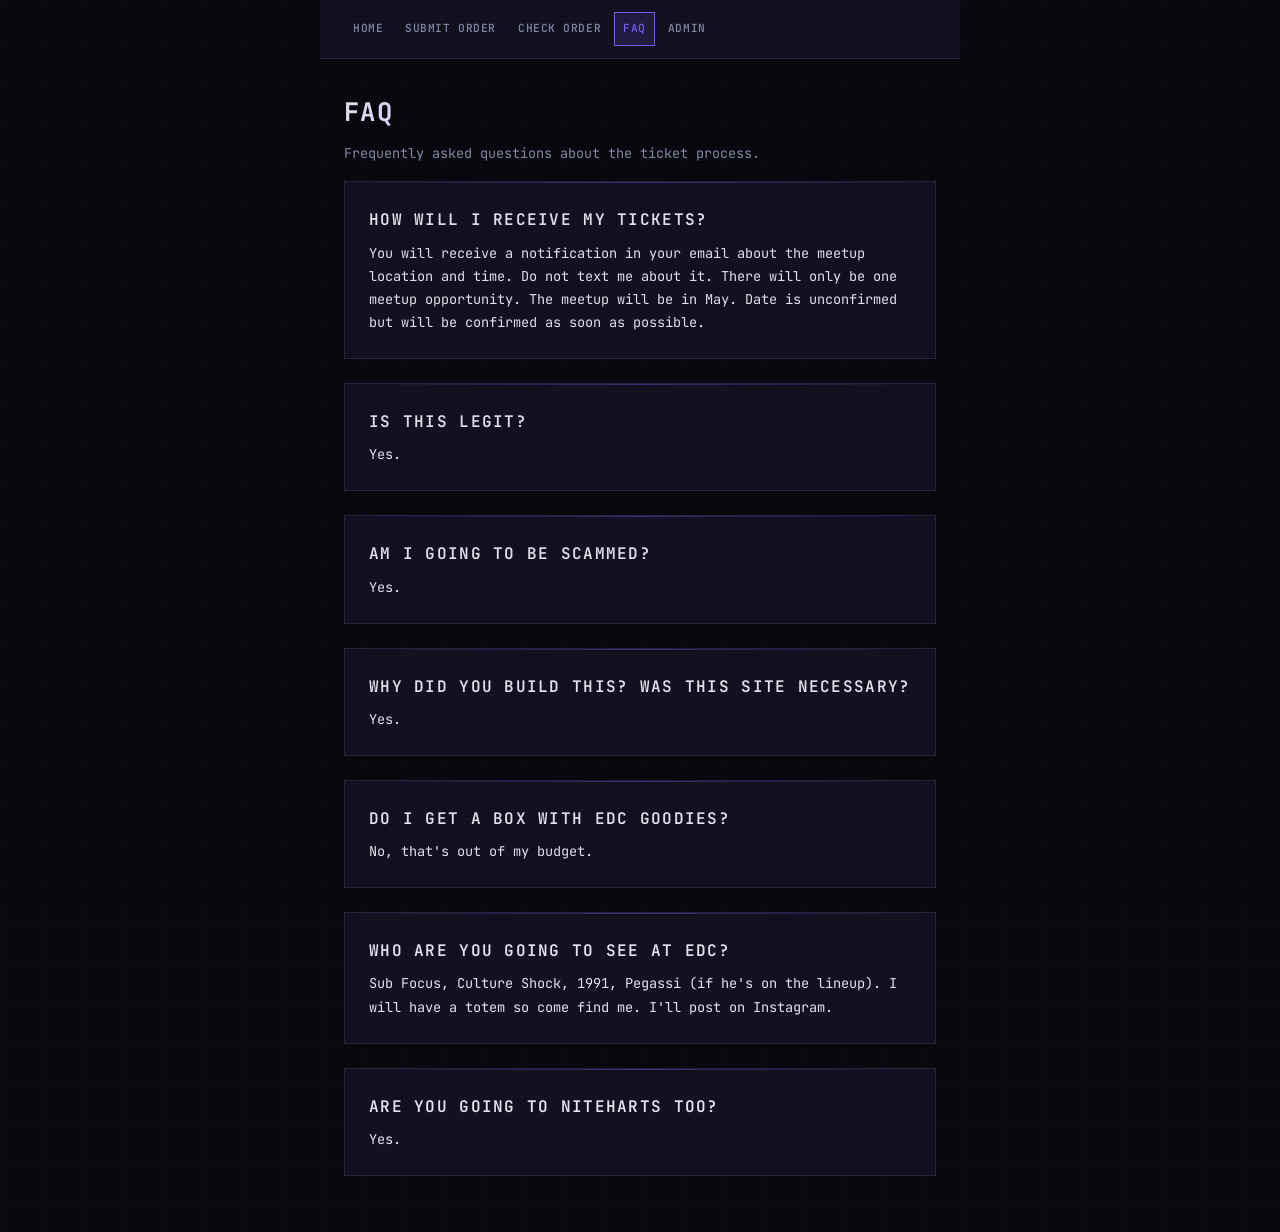
<file: faq.html>
<!DOCTYPE html>
<html lang="en">
<head>
    <meta charset="UTF-8">
    <meta name="viewport" content="width=device-width, initial-scale=1.0">
    <title>FAQ - EDC Tickets</title>
    <link rel="stylesheet" href="css/style.css">
</head>
<body>
    <nav>
        <a href="index.html">Home</a>
        <a href="order.html">Submit Order</a>
        <a href="status.html">Check Order</a>
        <a href="faq.html" class="active">FAQ</a>
        <a href="admin.html">Admin</a>
    </nav>

    <div class="container">
        <h1>FAQ</h1>
        <p>Frequently asked questions about the ticket process.</p>

        <div class="card faq-item">
            <h2>How will I receive my tickets?</h2>
            <p class="faq-answer">You will receive a notification in your email about the meetup location and time. Do not text me about it. There will only be one meetup opportunity. The meetup will be in May. Date is unconfirmed but will be confirmed as soon as possible.</p>
        </div>

        <div class="card faq-item">
            <h2>Is this legit?</h2>
            <p class="faq-answer">Yes.</p>
        </div>

        <div class="card faq-item">
            <h2>Am I going to be scammed?</h2>
            <p class="faq-answer">Yes.</p>
        </div>

        <div class="card faq-item">
            <h2>Why did you build this? Was this site necessary?</h2>
            <p class="faq-answer">Yes.</p>
        </div>

        <div class="card faq-item">
            <h2>Do I get a box with EDC goodies?</h2>
            <p class="faq-answer">No, that's out of my budget.</p>
        </div>

        <div class="card faq-item">
            <h2>Who are you going to see at EDC?</h2>
            <p class="faq-answer">Sub Focus, Culture Shock, 1991, Pegassi (if he's on the lineup). I will have a totem so come find me. I'll post on Instagram.</p>
        </div>

        <div class="card faq-item">
            <h2>Are you going to Niteharts too?</h2>
            <p class="faq-answer">Yes.</p>
        </div>
    </div>
</body>
</html>
</file>
<file: css/style.css>
@import url('https://fonts.googleapis.com/css2?family=JetBrains+Mono:wght@400;500;600;700&display=swap');

* {
    margin: 0;
    padding: 0;
    box-sizing: border-box;
}

:root {
    --bg: #08080f;
    --surface: #111120;
    --surface-hover: #181830;
    --border: #252540;
    --border-bright: #353560;
    --text: #e4e4f0;
    --text-dim: #8888a8;
    --accent: #7c5cfc;
    --accent-hover: #6a48e8;
    --accent-glow: rgba(124, 92, 252, 0.15);
    --success: #00ff88;
    --error: #ff2255;
    --warning: #ffaa00;
    --cyan: #00ddff;
}

body {
    font-family: 'JetBrains Mono', 'SF Mono', 'Fira Code', monospace;
    background: var(--bg);
    color: var(--text);
    min-height: 100vh;
    line-height: 1.7;
    background-image:
        linear-gradient(rgba(124, 92, 252, 0.03) 1px, transparent 1px),
        linear-gradient(90deg, rgba(124, 92, 252, 0.03) 1px, transparent 1px);
    background-size: 40px 40px;
}

.container {
    max-width: 640px;
    margin: 0 auto;
    padding: 2rem 1.5rem;
}

/* Nav */
nav {
    display: flex;
    gap: 0.25rem;
    padding: 0.75rem 1.5rem;
    border-bottom: 1px solid var(--border);
    max-width: 640px;
    margin: 0 auto;
    background: var(--surface);
}

nav a {
    color: var(--text-dim);
    text-decoration: none;
    font-size: 0.7rem;
    font-weight: 500;
    padding: 0.4rem 0.5rem;
    border: 1px solid transparent;
    transition: all 0.2s;
    text-transform: uppercase;
    letter-spacing: 0.05em;
    white-space: nowrap;
}

nav a:hover {
    color: var(--text);
    border-color: var(--border-bright);
}

nav a.active {
    color: var(--accent);
    border-color: var(--accent);
    background: var(--accent-glow);
}

/* Typography */
h1 {
    font-size: 1.6rem;
    font-weight: 700;
    margin-bottom: 0.5rem;
    text-transform: uppercase;
    letter-spacing: 0.05em;
    background: linear-gradient(135deg, var(--text) 0%, var(--accent) 100%);
    -webkit-background-clip: text;
    -webkit-text-fill-color: transparent;
    background-clip: text;
}

h2 {
    font-size: 1rem;
    font-weight: 600;
    margin-bottom: 1rem;
    text-transform: uppercase;
    letter-spacing: 0.08em;
    color: var(--text-dim);
}

p {
    color: var(--text-dim);
    margin-bottom: 1rem;
    font-size: 0.85rem;
}

/* Cards */
.card {
    background: var(--surface);
    border: 1px solid var(--border);
    padding: 1.5rem;
    margin-bottom: 1.5rem;
    position: relative;
}

.card::before {
    content: '';
    position: absolute;
    top: 0;
    left: 0;
    right: 0;
    height: 1px;
    background: linear-gradient(90deg, transparent, var(--accent), transparent);
    opacity: 0.4;
}

/* Ticket types on landing */
.ticket-type {
    display: flex;
    justify-content: space-between;
    align-items: center;
    padding: 0.75rem 0;
    border-bottom: 1px solid var(--border);
}

.ticket-type:last-child {
    border-bottom: none;
}

.ticket-name {
    font-weight: 600;
    font-size: 0.9rem;
    letter-spacing: 0.05em;
}

.ticket-price {
    color: var(--accent);
    font-weight: 700;
    font-size: 0.9rem;
}

.ticket-tag {
    font-size: 0.65rem;
    color: var(--warning);
    margin-left: 0.5rem;
    text-transform: uppercase;
    letter-spacing: 0.1em;
    border: 1px solid var(--warning);
    padding: 0.1rem 0.4rem;
}

/* Forms */
.form-row {
    display: flex;
    gap: 0.75rem;
}

.form-row .form-group {
    flex: 1;
}

.form-group {
    margin-bottom: 1.25rem;
}

label {
    display: block;
    font-size: 0.7rem;
    font-weight: 600;
    margin-bottom: 0.4rem;
    color: var(--text-dim);
    text-transform: uppercase;
    letter-spacing: 0.1em;
}

input[type="text"],
input[type="email"],
input[type="number"],
input[type="password"],
select {
    width: 100%;
    padding: 0.7rem 0.85rem;
    background: var(--surface);
    border: 1px solid var(--border-bright);
    color: var(--text);
    font-family: 'JetBrains Mono', monospace;
    font-size: 0.85rem;
    transition: all 0.2s;
}

input::placeholder {
    color: var(--text-dim);
    opacity: 0.6;
}

input:focus,
select:focus {
    outline: none;
    border-color: var(--accent);
    box-shadow: 0 0 0 1px var(--accent-glow), 0 0 20px var(--accent-glow);
}

input[type="text"].invalid,
input[type="email"].invalid,
input[type="number"].invalid,
input[type="password"].invalid,
select.invalid {
    border-color: var(--error) !important;
    box-shadow: 0 0 0 1px rgba(255, 34, 85, 0.2), 0 0 15px rgba(255, 34, 85, 0.1) !important;
}

select {
    padding-right: 2.5rem;
}

.hint {
    font-size: 0.7rem;
    color: var(--text-dim);
    margin-top: 0.3rem;
}

/* Radio group */
.radio-group {
    display: flex;
    gap: 0.5rem;
    flex-wrap: wrap;
}

.radio-option {
    flex: 1;
    min-width: 100px;
}

.radio-option input[type="radio"] {
    display: none;
}

.radio-option label {
    display: flex;
    flex-direction: column;
    align-items: center;
    justify-content: center;
    gap: 0.15rem;
    padding: 0.7rem 0.75rem;
    background: var(--bg);
    border: 1px solid var(--border);
    cursor: pointer;
    color: var(--text);
    font-weight: 600;
    font-size: 0.85rem;
    transition: all 0.2s;
    text-align: center;
    text-transform: uppercase;
    letter-spacing: 0.05em;
}

.radio-option .radio-price {
    font-size: 0.7rem;
    color: var(--text-dim);
    font-weight: 400;
    text-transform: none;
    letter-spacing: 0;
}

.radio-option input[type="radio"]:checked + label {
    border-color: var(--accent);
    background: var(--accent-glow);
    color: var(--accent);
    box-shadow: 0 0 20px var(--accent-glow);
}

.radio-option label:hover {
    border-color: var(--border-bright);
}

/* Buttons */
.btn {
    display: inline-block;
    padding: 0.7rem 1.5rem;
    border: none;
    font-family: 'JetBrains Mono', monospace;
    font-size: 0.8rem;
    font-weight: 600;
    cursor: pointer;
    transition: all 0.2s;
    text-align: center;
    text-decoration: none;
    text-transform: uppercase;
    letter-spacing: 0.1em;
    width: 100%;
}

.btn-primary {
    background: var(--accent);
    color: white;
    box-shadow: 0 0 20px var(--accent-glow);
}

.btn-primary:hover {
    background: var(--accent-hover);
    box-shadow: 0 0 30px rgba(124, 92, 252, 0.3);
}

.btn-primary:disabled {
    opacity: 0.4;
    cursor: not-allowed;
    box-shadow: none;
}

.btn-secondary {
    background: transparent;
    border: 1px solid var(--border);
    color: var(--text);
}

.btn-secondary:hover {
    border-color: var(--text-dim);
    background: var(--surface);
}

.btn-danger {
    background: transparent;
    border: 1px solid var(--error);
    color: var(--error);
}

.btn-danger:hover {
    background: rgba(255, 34, 85, 0.1);
    box-shadow: 0 0 20px rgba(255, 34, 85, 0.1);
}

.btn-group {
    display: flex;
    gap: 0.75rem;
    margin-top: 1rem;
}

.btn-group .btn {
    flex: 1;
}

/* Messages */
.message {
    padding: 0.75rem 1rem;
    margin-bottom: 1rem;
    display: none;
    font-size: 0.8rem;
    border-left: 3px solid;
}

.message.error {
    background: rgba(255, 34, 85, 0.08);
    border-left-color: var(--error);
    color: var(--error);
}

.message.success {
    background: rgba(0, 255, 136, 0.08);
    border-left-color: var(--success);
    color: var(--success);
}

/* Status badge */
.status-badge {
    display: inline-block;
    padding: 0.2rem 0.6rem;
    font-size: 0.7rem;
    font-weight: 600;
    text-transform: uppercase;
    letter-spacing: 0.08em;
    font-family: 'JetBrains Mono', monospace;
}

.status-pending { background: rgba(255, 170, 0, 0.1); color: var(--warning); border: 1px solid rgba(255, 170, 0, 0.3); }
.status-awaiting_payment { background: rgba(0, 221, 255, 0.1); color: var(--cyan); border: 1px solid rgba(0, 221, 255, 0.3); }
.status-paid { background: rgba(255, 170, 0, 0.1); color: var(--warning); border: 1px solid rgba(255, 170, 0, 0.3); }
.status-verified { background: rgba(0, 255, 136, 0.1); color: var(--success); border: 1px solid rgba(0, 255, 136, 0.3); }
.status-fulfilled { background: rgba(124, 92, 252, 0.1); color: var(--accent); border: 1px solid rgba(124, 92, 252, 0.3); }
.status-cancelled { background: rgba(255, 34, 85, 0.1); color: var(--error); border: 1px solid rgba(255, 34, 85, 0.3); }

/* Order details */
/* FAQ */
.faq-item h2 {
    color: var(--text);
    margin-bottom: 0.5rem;
}

.faq-answer {
    color: var(--text) !important;
    font-size: 0.85rem;
    margin-bottom: 0;
}

.order-detail {
    display: flex;
    justify-content: space-between;
    padding: 0.6rem 0;
    border-bottom: 1px solid var(--border);
    font-size: 0.85rem;
}

.order-detail:last-child {
    border-bottom: none;
}

.order-detail-label {
    color: var(--text-dim);
    font-size: 0.75rem;
    text-transform: uppercase;
    letter-spacing: 0.08em;
}

.order-detail-value {
    font-weight: 600;
}

/* Screenshot preview */
.screenshot-preview {
    margin-top: 1rem;
    overflow: hidden;
}

.screenshot-preview img {
    max-width: 100%;
    border: 1px solid var(--border);
}

/* File upload */
.file-upload {
    border: 1px dashed var(--border-bright);
    padding: 2rem;
    text-align: center;
    cursor: pointer;
    transition: all 0.2s;
}

.file-upload:hover {
    border-color: var(--accent);
    background: var(--accent-glow);
}

.file-upload input[type="file"] {
    display: none;
}

.file-upload-label {
    color: var(--text-dim);
    font-size: 0.8rem;
}

.file-upload-label span {
    color: var(--accent);
    font-weight: 600;
}


/* Stats */
.stats-grid {
    margin-bottom: 1.5rem;
}

.stats-section {
    display: flex;
    flex-direction: column;
    gap: 0.5rem;
}

.stats-row {
    display: grid;
    gap: 0.5rem;
}

.stats-row-3 {
    grid-template-columns: repeat(3, 1fr);
}

.stats-row-5 {
    grid-template-columns: repeat(5, 1fr);
}

.stat-card {
    background: var(--surface);
    border: 1px solid var(--border);
    padding: 0.6rem 0.5rem;
    text-align: center;
    position: relative;
}

.stat-wide {
    border-color: var(--accent);
    background: var(--accent-glow);
}

.stat-ga { border-color: rgba(168,85,247,0.4); background: rgba(168,85,247,0.06); }
.stat-ga .stat-number { color: #c084fc; }
.stat-gaplus { border-color: rgba(96,165,250,0.4); background: rgba(96,165,250,0.06); }
.stat-gaplus .stat-number { color: #93bbfd; }
.stat-pending { border-color: rgba(251,191,36,0.35); background: rgba(251,191,36,0.05); }
.stat-pending .stat-number { color: #fbbf24; }
.stat-awaiting { border-color: rgba(251,146,60,0.35); background: rgba(251,146,60,0.05); }
.stat-awaiting .stat-number { color: #fb923c; }
.stat-paid { border-color: rgba(96,165,250,0.35); background: rgba(96,165,250,0.05); }
.stat-paid .stat-number { color: #60a5fa; }
.stat-verified { border-color: rgba(52,211,153,0.35); background: rgba(52,211,153,0.05); }
.stat-verified .stat-number { color: #34d399; }
.stat-fulfilled { border-color: rgba(168,85,247,0.35); background: rgba(168,85,247,0.05); }
.stat-fulfilled .stat-number { color: #a855f7; }

.stat-card::after {
    content: '';
    position: absolute;
    bottom: 0;
    left: 0;
    right: 0;
    height: 1px;
    background: linear-gradient(90deg, transparent, var(--accent), transparent);
    opacity: 0.3;
}

.stat-number {
    font-size: 1.3rem;
    font-weight: 700;
    color: var(--accent);
    text-shadow: 0 0 20px var(--accent-glow);
}

.stat-wide .stat-number {
    font-size: 1.8rem;
}

.stat-label {
    font-size: 0.55rem;
    color: var(--text-dim);
    text-transform: uppercase;
    letter-spacing: 0.12em;
}

/* Order cards */
.order-card {
    padding: 1rem 1.25rem;
}

.order-card-header {
    display: flex;
    justify-content: space-between;
    align-items: center;
    margin-bottom: 0.75rem;
    font-size: 0.9rem;
}

.order-card-details {
    display: flex;
    flex-direction: column;
    gap: 0.4rem;
    margin-bottom: 0.75rem;
}

.order-card-row {
    display: flex;
    justify-content: space-between;
    align-items: center;
    font-size: 0.8rem;
}

.order-card-label {
    color: var(--text-dim);
    font-size: 0.7rem;
    text-transform: uppercase;
    letter-spacing: 0.08em;
}

.order-card-value {
    font-weight: 500;
    word-break: break-all;
    text-align: right;
    max-width: 65%;
}

.order-card-actions select {
    width: 100%;
}

/* Filter bar */
.filter-bar {
    display: flex;
    gap: 0.75rem;
    margin-bottom: 1rem;
    flex-wrap: wrap;
}

.filter-bar select {
    width: auto;
    padding: 0.4rem 0.75rem;
    font-size: 0.75rem;
}

/* Deadline banner */
.deadline-banner {
    background: rgba(255, 170, 0, 0.06);
    border: 1px solid rgba(255, 170, 0, 0.3);
    border-left: 3px solid var(--warning);
    padding: 0.75rem 1rem;
    margin-bottom: 1.5rem;
    font-size: 0.8rem;
    color: var(--warning);
}

/* Countdown */
.countdown {
    display: flex;
    gap: 0.5rem;
    margin-top: 0.75rem;
}

.countdown-segment {
    flex: 1;
    text-align: center;
    background: rgba(255, 170, 0, 0.06);
    border: 1px solid rgba(255, 170, 0, 0.2);
    padding: 0.5rem 0.25rem;
}

.countdown-number {
    font-size: 1.4rem;
    font-weight: 700;
    color: var(--warning);
    line-height: 1;
    text-shadow: 0 0 15px rgba(255, 170, 0, 0.3);
}

.countdown-label {
    font-size: 0.55rem;
    color: var(--text-dim);
    text-transform: uppercase;
    letter-spacing: 0.12em;
    margin-top: 0.25rem;
}

.closed-banner {
    background: rgba(255, 34, 85, 0.06);
    border: 1px solid rgba(255, 34, 85, 0.3);
    border-left: 3px solid var(--error);
    padding: 0.75rem 1rem;
    margin-bottom: 1.5rem;
    font-size: 0.8rem;
    color: var(--error);
}

/* CTA buttons on landing */
.cta-group {
    display: flex;
    gap: 0.75rem;
    margin-top: 1.5rem;
}

.cta-group a {
    flex: 1;
}

/* Loading */
.loading {
    text-align: center;
    padding: 2rem;
    color: var(--text-dim);
    font-size: 0.8rem;
    text-transform: uppercase;
    letter-spacing: 0.15em;
    animation: pulse 1.5s ease-in-out infinite;
}

@keyframes pulse {
    0%, 100% { opacity: 0.4; }
    50% { opacity: 1; }
}

/* Responsive */
@media (max-width: 480px) {
    .container {
        padding: 1.5rem 1rem;
    }

    h1 {
        font-size: 1.3rem;
    }

    .form-row {
        flex-direction: column;
        gap: 0;
    }

    .radio-group {
        flex-direction: column;
    }

    .cta-group {
        flex-direction: column;
    }

    .btn-group {
        flex-direction: column;
    }

    .stats-row-5 {
        grid-template-columns: repeat(3, 1fr);
    }

    .stat-number {
        font-size: 1.1rem;
    }

    .stat-wide .stat-number {
        font-size: 1.5rem;
    }

    .filter-bar {
        flex-direction: column;
    }

    .filter-bar select {
        width: 100%;
    }

    nav {
        overflow-x: auto;
        -webkit-overflow-scrolling: touch;
        padding: 0.5rem 0.75rem;
        gap: 0.15rem;
    }

    nav a {
        font-size: 0.65rem;
        padding: 0.35rem 0.4rem;
    }
}


/* Screenshot link in admin */
.screenshot-link {
    color: var(--accent);
    text-decoration: none;
    font-size: 0.7rem;
    text-transform: uppercase;
    letter-spacing: 0.05em;
}

.screenshot-link:hover {
    text-decoration: underline;
    text-shadow: 0 0 10px var(--accent-glow);
}

/* Scanline overlay */
body::after {
    content: '';
    position: fixed;
    top: 0;
    left: 0;
    right: 0;
    bottom: 0;
    background: repeating-linear-gradient(
        0deg,
        transparent,
        transparent 2px,
        rgba(0, 0, 0, 0.03) 2px,
        rgba(0, 0, 0, 0.03) 4px
    );
    pointer-events: none;
    z-index: 9999;
}
</file>
